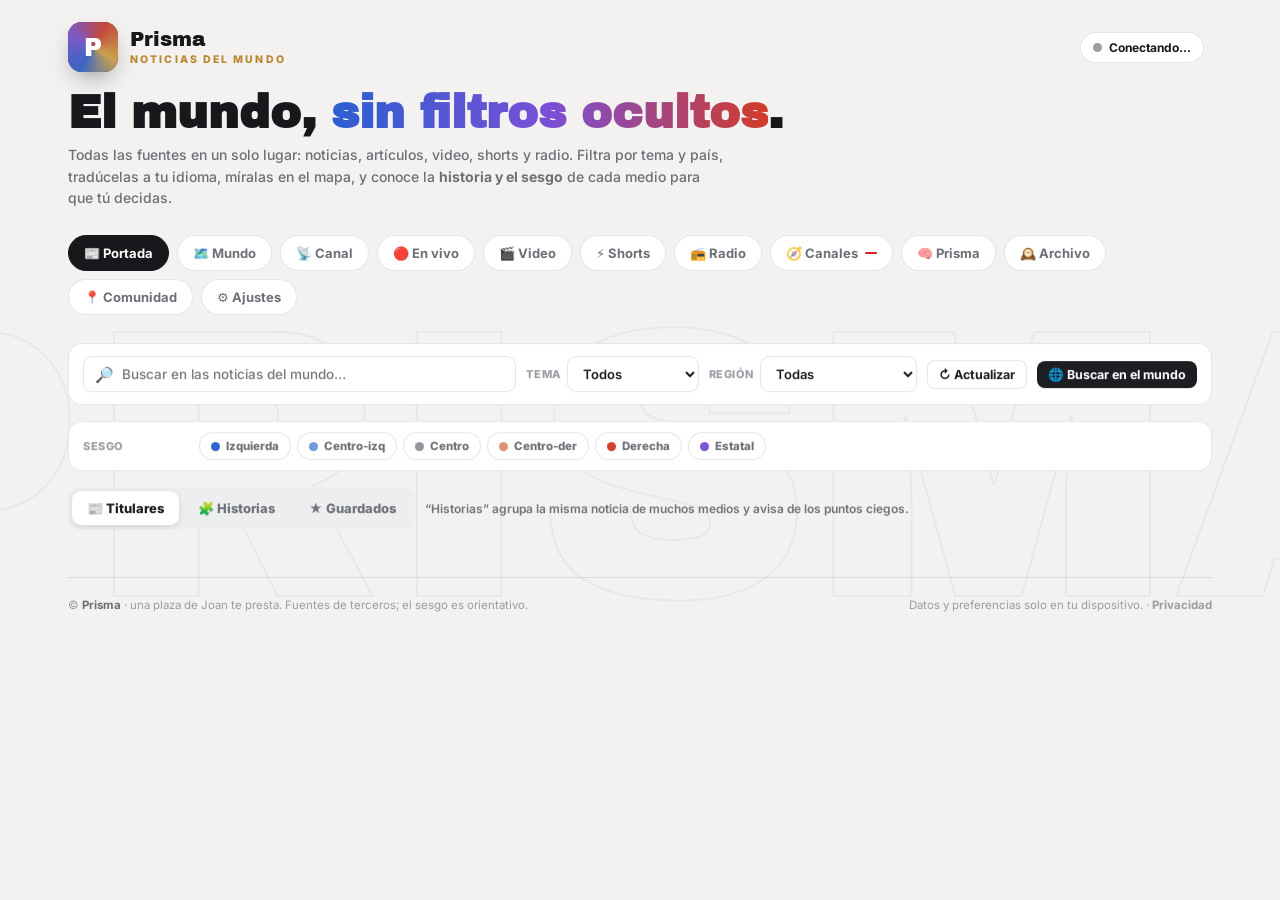
<file: index.html>
<!DOCTYPE html>
<html lang="es-CO">
<head>
<meta charset="UTF-8">
<meta name="viewport" content="width=device-width, initial-scale=1.0">
<meta http-equiv="refresh" content="0; url=noticias.html">
<link rel="canonical" href="noticias.html">
<title>Prisma · Noticias del mundo</title>
</head>
<body style="font-family:system-ui,sans-serif;background:#17181c;color:#fff;display:grid;place-items:center;height:100vh;margin:0">
<p>Abriendo <a href="noticias.html" style="color:#d9a83e">Prisma · Noticias del mundo</a>…</p>
</body>
</html>
</file>
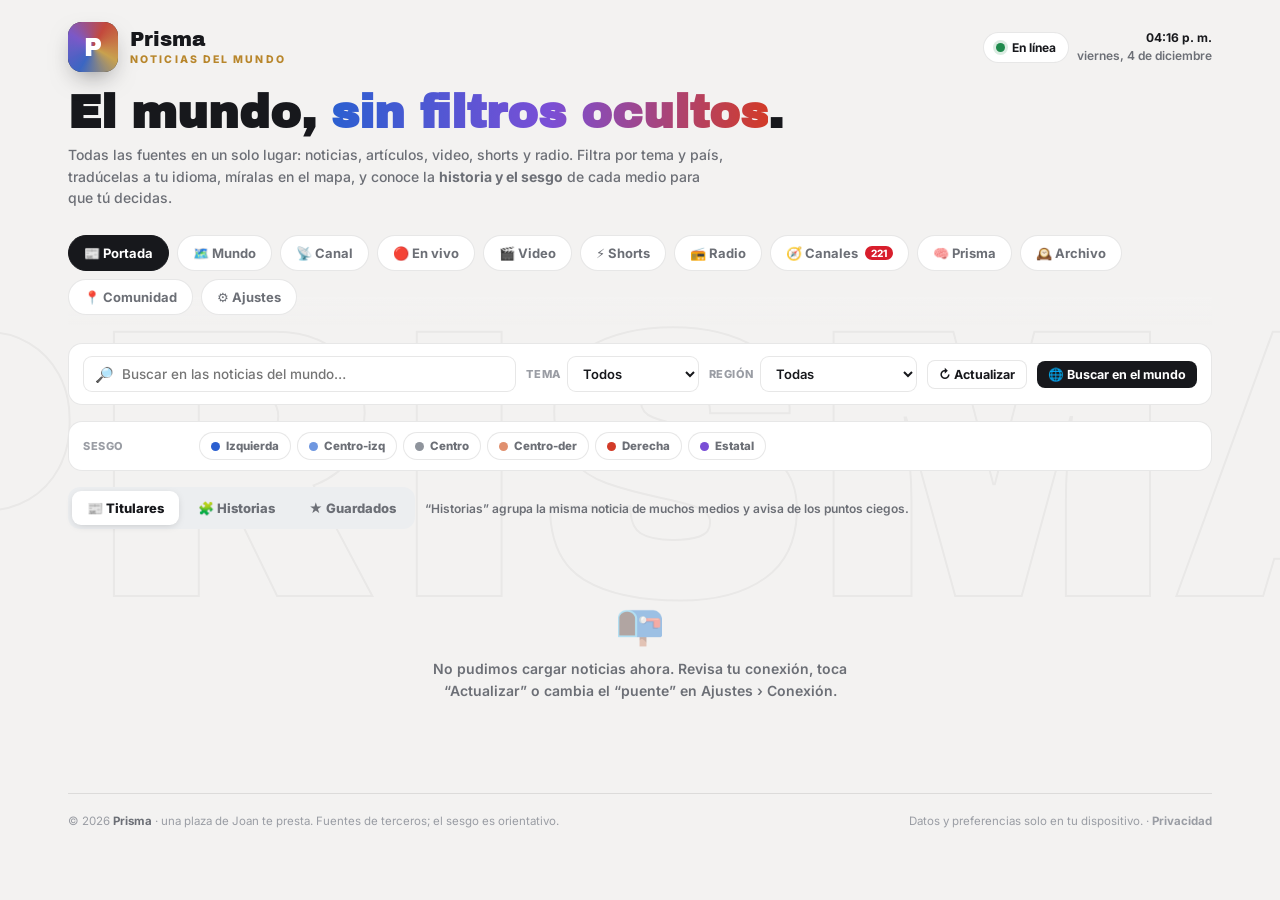
<file: noticias.html>
<!DOCTYPE html>
<html lang="es-CO">
<head>
<meta charset="UTF-8">
<meta name="viewport" content="width=device-width, initial-scale=1.0, viewport-fit=cover">
<title>Prisma · Noticias del mundo</title>
<meta name="description" content="Todas las fuentes del mundo en un solo lugar: filtradas, traducidas, en el mapa, y con la historia y el sesgo de cada medio a la vista.">
<meta name="theme-color" content="#17181c">
<meta name="apple-mobile-web-app-capable" content="yes">
<meta name="mobile-web-app-capable" content="yes">
<meta name="apple-mobile-web-app-status-bar-style" content="black-translucent">
<meta name="apple-mobile-web-app-title" content="Prisma">
<link rel="icon" type="image/png" href="[data-uri]">
<link rel="apple-touch-icon" href="[data-uri]">
<link rel="manifest" href="manifest.webmanifest">
<link rel="preconnect" href="https://fonts.googleapis.com">
<link rel="preconnect" href="https://fonts.gstatic.com" crossorigin>
<link rel="stylesheet" href="https://fonts.googleapis.com/css2?family=Archivo+Black&family=Inter:wght@400..900&family=JetBrains+Mono:wght@500..700&display=swap" media="print" onload="this.media='all'">
<noscript><link rel="stylesheet" href="https://fonts.googleapis.com/css2?family=Archivo+Black&family=Inter:wght@400..900&family=JetBrains+Mono:wght@500..700&display=swap"></noscript>
<link rel="stylesheet" href="estilos.css">
</head>
<body>
<div class="wrap">

  <header>
    <div class="brand">
      <div class="seal"><span>P</span></div>
      <div class="bt"><div class="l1">Prisma</div><div class="l2">Noticias del mundo</div></div>
    </div>
    <div class="hstatus">
      <span class="chip-net" id="netchip"><span class="led"></span><span id="nettxt">Conectando…</span></span>
      <div class="clock" id="clock"></div>
    </div>
  </header>

  <!-- ticker de ultima hora -->
  <div class="ticker" id="ticker" style="display:none">
    <div class="lbl"><span class="dotlive"></span>Última hora</div>
    <div class="track"><div class="move" id="tickmove"></div></div>
  </div>

  <div class="hero">
    <h1 class="display">El mundo, <span class="g">sin filtros ocultos</span>.</h1>
    <p>Todas las fuentes en un solo lugar: noticias, artículos, video, shorts y radio. Filtra por tema y país, tradúcelas a tu idioma, míralas en el mapa, y conoce la <b>historia y el sesgo</b> de cada medio para que tú decidas.</p>
  </div>

  <!-- pestañas -->
  <div class="tabs" id="tabs">
    <button class="tab on" data-v="portada">📰 Portada</button>
    <button class="tab" data-v="mundo">🗺️ Mundo</button>
    <button class="tab" data-v="canal">📡 Canal</button>
    <button class="tab" data-v="envivo">🔴 En vivo</button>
    <button class="tab" data-v="video">🎬 Video</button>
    <button class="tab" data-v="shorts">⚡ Shorts</button>
    <button class="tab" data-v="radio">📻 Radio</button>
    <button class="tab" data-v="canales">🧭 Canales <span class="b" id="chanCount"></span></button>
    <button class="tab" data-v="prisma">🧠 Prisma</button>
    <button class="tab" data-v="archivo">🕰️ Archivo</button>
    <button class="tab" data-v="comunidad">📍 Comunidad</button>
    <button class="tab" data-v="ajustes">⚙️ Ajustes</button>
  </div>

  <!-- ===================== PORTADA ===================== -->
  <section class="view on" id="v-portada">
    <div class="filters">
      <div class="search">
        <span class="ic">🔎</span>
        <input id="q" type="search" placeholder="Buscar en las noticias del mundo…" autocomplete="off">
      </div>
      <div class="fgroup"><span>Tema</span>
        <select class="sel" id="fCat">
          <option value="todas">Todos</option>
          <option value="mundo">🌍 Mundo</option>
          <option value="politica">🏛️ Política</option>
          <option value="economia">💹 Economía</option>
          <option value="tecnologia">💻 Tecnología</option>
          <option value="ciencia">🔬 Ciencia</option>
          <option value="deportes">⚽ Deportes</option>
          <option value="cultura">🎭 Cultura</option>
        </select>
      </div>
      <div class="fgroup"><span>Región</span>
        <select class="sel" id="fReg">
          <option value="todas">Todas</option>
          <option value="Colombia">🇨🇴 Colombia</option>
          <option value="Latinoamérica">Latinoamérica</option>
          <option value="España">🇪🇸 España</option>
          <option value="EE.UU.">🇺🇸 EE.UU.</option>
          <option value="Reino Unido">🇬🇧 Reino Unido</option>
          <option value="Europa">Europa</option>
          <option value="Medio Oriente">Medio Oriente</option>
          <option value="Asia">Asia</option>
          <option value="Oceanía">Oceanía</option>
          <option value="África">África</option>
          <option value="Global">Agencias globales</option>
        </select>
      </div>
      <button class="btn btn-ghost btn-sm" id="btnRefresh">↻ Actualizar</button>
      <button class="btn btn-negro btn-sm" id="btnWorld" title="Busca en millones de medios del mundo (GDELT)">🌐 Buscar en el mundo</button>
    </div>

    <div class="filters" style="padding:10px 14px">
      <span style="font-size:11px;font-weight:800;text-transform:uppercase;letter-spacing:.05em;color:var(--gris-claro)">Sesgo</span>
      <div class="biaschips" id="biasChips">
        <button class="bchip on" data-b="all">Todos</button>
        <button class="bchip" data-b="izq"><span class="dot" style="background:var(--izq)"></span>Izquierda</button>
        <button class="bchip" data-b="ci"><span class="dot" style="background:var(--ci)"></span>Centro-izq</button>
        <button class="bchip" data-b="centro"><span class="dot" style="background:var(--centro)"></span>Centro</button>
        <button class="bchip" data-b="cd"><span class="dot" style="background:var(--cd)"></span>Centro-der</button>
        <button class="bchip" data-b="der"><span class="dot" style="background:var(--der)"></span>Derecha</button>
        <button class="bchip" data-b="estatal"><span class="dot" style="background:var(--estatal)"></span>Estatal</button>
      </div>
    </div>

    <div style="display:flex;gap:10px;align-items:center;flex-wrap:wrap;margin-bottom:14px">
      <div class="seg" id="viewSeg" style="margin-bottom:0">
        <button class="segbtn on" data-view="titulares">📰 Titulares</button>
        <button class="segbtn" data-view="historias">🧩 Historias</button>
        <button class="segbtn" data-view="guardados">★ Guardados</button>
      </div>
      <span style="font-size:12px;color:var(--gris);font-weight:600" id="viewHint">“Historias” agrupa la misma noticia de muchos medios y avisa de los puntos ciegos.</span>
    </div>
    <div class="feedgrid" id="feed"></div>
    <div class="loadmore" id="loadmore" style="display:none">
      <button class="btn btn-negro" id="btnMore">Ver más noticias</button>
    </div>
  </section>

  <!-- ===================== MUNDO ===================== -->
  <section class="view" id="v-mundo">
    <div class="mapwrap">
      <div id="map"><div class="mapfallback">Cargando el mapa del mundo…</div></div>
      <div class="map-leg">
        <span class="it"><b style="color:var(--negro)">Dónde está pasando</b></span>
        <span class="it"><span class="d" style="background:var(--izq)"></span>Izquierda</span>
        <span class="it"><span class="d" style="background:var(--centro)"></span>Centro</span>
        <span class="it"><span class="d" style="background:var(--der)"></span>Derecha</span>
        <span class="it"><span class="d" style="background:var(--estatal)"></span>Estatal</span>
        <span class="it" style="margin-left:auto">El tamaño del punto = número de noticias · toca un punto para ver los titulares.</span>
      </div>
    </div>
  </section>

  <!-- ===================== CANAL (reportero automático) ===================== -->
  <section class="view" id="v-canal">
    <div class="canal-wrap">
      <div class="canal-tele">
        <div class="canal-video" id="canalVideo">
          <div class="canal-apagado" id="canalApagado">
            <div class="ic">📡</div>
            <p>El canal lee en voz alta las noticias que más medios están cubriendo ahora mismo.<br>
               <b>Nadie elige por ti:</b> abre la historia con más fuentes independientes, y se ve por qué.</p>
            <button class="btn btn-negro" id="btnCanalOn">▶ Entrar al canal</button>
            <div class="canal-nota">El navegador exige que toques para permitir el sonido.</div>
          </div>
        </div>
        <div class="canal-aviso" id="canalAviso" hidden></div>
      </div>

      <div class="canal-guion">
        <div class="canal-vivo"><span class="lv-dot"></span> EN EL AIRE <span class="canal-reloj" id="canalReloj"></span></div>
        <div id="canalLineas" class="canal-lineas"></div>
        <div class="canal-mandos" id="canalMandos" hidden>
          <button class="btn btn-ghost btn-sm" id="btnCanalPausa">⏸ Pausar</button>
          <button class="btn btn-ghost btn-sm" id="btnCanalSalta">⏭ Siguiente historia</button>
          <div class="fgroup" style="margin-left:auto"><span>Voz</span>
            <select class="sel" id="canalVoz"></select>
          </div>
          <button class="btn btn-ghost btn-sm" id="btnCanalVoces">¿Voz robótica?</button>
        </div>
      </div>
    </div>

    <div class="canal-porque" id="canalPorque" hidden></div>

    <div class="canal-pie">
      <b>Cómo se elige lo que suena, sin que intervenga nadie.</b>
      El canal agrupa los titulares que hablan del mismo hecho y los ordena por
      <b>cuántos medios independientes lo cubren</b>, de cuántos países y de cuántas posiciones del espectro,
      dando más peso a lo más reciente. Con los mismos titulares, el resultado siempre es el mismo.
      <b>El reportero no redacta: cita.</b> Lo que oyes entre comillas es el titular literal del medio, sin reescribir,
      y detrás va siempre quién lo publicó y cómo está clasificado. Prisma no añade hechos.
    </div>
  </section>

  <!-- ===================== EN VIVO ===================== -->
  <section class="view" id="v-envivo">
    <div class="filters">
      <div class="fgroup"><span>Idioma</span>
        <select class="sel" id="fLiveLang">
          <option value="">Todos</option>
          <option value="es">🗣️ Español</option>
          <option value="en">Inglés</option>
          <option value="otros">Otros idiomas</option>
        </select>
      </div>
      <span style="font-size:12px;color:var(--gris);font-weight:600">Canales de noticias que emiten sin parar. Toca uno y se abre aquí mismo.</span>
    </div>
    <div class="livegrid" id="livelist"></div>
    <div style="margin-top:16px;font-size:11.5px;color:var(--gris);font-weight:600;line-height:1.5">
      Cada tarjeta lleva el <b>sesgo del medio que emite</b>, igual que en la Portada: ver televisión también es elegir quién te la cuenta.
      Los días al aire son los que lleva esa señal encendida sin cortarse — es la prueba de que es un canal continuo y no una transmisión suelta.
      Si un canal para su emisión, el reproductor lo dirá.
    </div>
  </section>

  <!-- ===================== VIDEO ===================== -->
  <section class="view" id="v-video">
    <div class="filters">
      <div class="fgroup"><span>Canal</span>
        <select class="sel" id="fVideo"></select>
      </div>
      <button class="btn btn-ghost btn-sm" id="btnVideoAll">🎬 Todos los canales</button>
      <span style="font-size:12px;color:var(--gris);font-weight:600">Video en vivo y bajo demanda de canales de noticias.</span>
    </div>
    <div class="vgrid" id="videos"></div>
  </section>

  <!-- ===================== SHORTS ===================== -->
  <section class="view" id="v-shorts">
    <div style="margin-bottom:12px;font-size:13px;color:var(--gris);font-weight:600">Noticias en 60 segundos. Desliza →</div>
    <div class="shortsrail" id="shorts"></div>
    <div class="vgrid" id="shortsGrid" style="margin-top:18px"></div>
  </section>

  <!-- ===================== RADIO ===================== -->
  <section class="view" id="v-radio">
    <div class="filters">
      <div class="fgroup"><span>País</span>
        <select class="sel" id="fRadioPais">
          <option value="">Todo el mundo</option>
          <option value="Colombia">🇨🇴 Colombia</option>
          <option value="Spain">🇪🇸 España</option>
          <option value="Mexico">🇲🇽 México</option>
          <option value="Argentina">🇦🇷 Argentina</option>
          <option value="The United States Of America">🇺🇸 EE.UU.</option>
          <option value="United Kingdom">🇬🇧 Reino Unido</option>
        </select>
      </div>
      <div class="search" style="max-width:320px">
        <span class="ic">🔎</span>
        <input id="qRadio" type="search" placeholder="Buscar emisora (ej. Caracol, BBC)…" autocomplete="off">
      </div>
      <button class="btn btn-ghost btn-sm" id="btnRadioReload">↻ Buscar emisoras</button>
    </div>
    <div class="radiolist" id="radiolist"></div>
  </section>

  <!-- ===================== CANALES ===================== -->
  <section class="view" id="v-canales">
    <div class="note" style="margin-bottom:16px">
      <b>Cómo leer el sesgo.</b> La posición izquierda–derecha y la credibilidad de cada medio provienen de clasificadores independientes
      (<b>AllSides</b>, <b>Media Bias/Fact Check</b>, <b>Ad Fontes Media</b>), no de un juicio de Prisma. Son orientativas: un medio puede tener
      noticias más neutrales que su página de opinión. La idea es que <b>tú</b> compares y decidas.
      <br><br>
      <b>Sigue el dinero.</b> En cada canal, abre <b>“¿Quién está detrás?”</b> para ver quién lo <b>posee</b>, a qué <b>grupo económico</b> pertenece
      (y qué otros negocios tiene), <b>cómo se financia</b> y los <b>posibles conflictos de interés</b> — porque quién paga y quién manda
      también influye en cómo se cuenta la noticia. Esos datos vienen de fuentes públicas (Media Ownership Monitor, MBFC, prensa) y son informativos.
    </div>
    <div class="filters">
      <div class="search">
        <span class="ic">🔎</span>
        <input id="qChan" type="search" placeholder="Buscar un canal…" autocomplete="off">
      </div>
      <div class="fgroup"><span>Sesgo</span>
        <select class="sel" id="fChanBias">
          <option value="all">Todos</option>
          <option value="izq">Izquierda</option>
          <option value="ci">Centro-izquierda</option>
          <option value="centro">Centro</option>
          <option value="cd">Centro-derecha</option>
          <option value="der">Derecha</option>
          <option value="estatal">Estatal</option>
        </select>
      </div>
      <div class="fgroup"><span>Orden</span>
        <select class="sel" id="fChanSort">
          <option value="bias">Por sesgo (izq → der)</option>
          <option value="name">Alfabético</option>
          <option value="country">Por país</option>
          <option value="duenopais">Por país del dueño</option>
          <option value="year">Más antiguos primero</option>
        </select>
      </div>
    </div>
    <div class="changrid" id="channels"></div>
  </section>

  <!-- ===================== PRISMA (contenido propio) ===================== -->
  <section class="view" id="v-prisma">
    <div class="seg" id="prismaSeg">
      <button class="segbtn on" data-s="resumen">📋 Resumen del día</button>
      <button class="segbtn" data-s="voces">🔀 El mismo hecho, muchas voces</button>
      <button class="segbtn" data-s="agenda">📅 Eventos que conectan</button>
    </div>

    <!-- Resumen del día (IA) -->
    <div class="seg-view on" id="s-resumen">
      <div class="note" style="margin-bottom:14px">
        <b>Resumen neutral del día.</b> Prisma lee los titulares de todos sus medios (de izquierda, centro y derecha) y, con IA, redacta un resumen <b>neutral y preciso</b> de lo que pasa en el mundo. Se basa <b>solo</b> en esos titulares reales; es un apoyo, no la verdad absoluta — verifica en las fuentes.
      </div>
      <div style="display:flex;gap:8px;flex-wrap:wrap;align-items:center;margin-bottom:14px">
        <button class="btn btn-negro" id="btnResumen">✨ Generar resumen neutral</button>
        <span style="font-size:12px;color:var(--gris);font-weight:600">Usa tu clave de IA (Ajustes). Tarda unos segundos.</span>
      </div>
      <div id="resumenOut"></div>
    </div>

    <!-- El mismo hecho, muchas voces -->
    <div class="seg-view" id="s-voces">
      <div class="note" style="margin-bottom:14px">
        <b>El mismo hecho, muchas voces.</b> Escribe un tema y Prisma reúne cómo lo cuentan los medios de <b>izquierda, centro y derecha</b>, lado a lado. Con IA, además resume los <b>hechos en común</b>, cómo lo <b>enmarca cada lado</b> y una <b>síntesis neutral</b>.
      </div>
      <div class="filters" style="margin-bottom:14px">
        <div class="search"><span class="ic">🔎</span><input id="vocesQ" type="search" placeholder="Un tema: Petro, Ucrania, inflación, elecciones…" autocomplete="off"></div>
        <button class="btn btn-negro btn-sm" id="btnVoces">Ver el espectro</button>
        <button class="btn btn-ghost btn-sm" id="btnVocesIA">🧠 Analizar con IA</button>
      </div>
      <div id="vocesSpectrum"></div>
      <div id="vocesOut"></div>
    </div>

    <!-- Eventos que conectan -->
    <div class="seg-view" id="s-agenda">
      <div class="note" style="margin-bottom:14px">
        <b>Eventos que conectan.</b> Prisma añade su propia agenda de <b>próximos eventos de tecnología, IA, startups y encuentros</b> (con fecha verificada) para que no te pierdas dónde está pasando y a dónde conectarte —presencial o en línea.
      </div>
      <div class="filters" style="margin-bottom:14px">
        <div class="fgroup"><span>Tipo</span>
          <select class="sel" id="agendaTipo">
            <option value="todos">Todos</option>
            <option value="tech">💻 Tecnología</option>
            <option value="ia">🤖 IA</option>
            <option value="startup">🚀 Startups</option>
            <option value="gaming">🎮 Gaming</option>
            <option value="summit">🌐 Cumbres</option>
            <option value="networking">🤝 Networking</option>
            <option value="ciencia">🔬 Ciencia</option>
            <option value="cultura">🎭 Cultura</option>
          </select>
        </div>
        <label style="display:flex;align-items:center;gap:7px;font-size:12.5px;font-weight:700;color:var(--gris)"><input type="checkbox" id="agendaOnline" style="accent-color:var(--negro)"> Solo con acceso en línea</label>
      </div>
      <div class="agendagrid" id="agendaGrid"></div>
    </div>
  </section>

  <!-- ===================== ARCHIVO (histórico) ===================== -->
  <section class="view" id="v-archivo">
    <div class="seg" id="archivoSeg">
      <button class="segbtn on" data-s="hemeroteca">📰 Hemeroteca</button>
      <button class="segbtn" data-s="docs">📼 Documentales</button>
      <button class="segbtn" data-s="undia">⏳ Un día como hoy</button>
    </div>

    <!-- Hemeroteca: noticias antiguas -->
    <div class="seg-view on" id="s-hemeroteca">
      <div class="note" style="margin-bottom:14px">
        <b>Noticias de otras épocas.</b> Busca un tema y Prisma lo rastrea en el <b>archivo de televisión</b> (miles de emisiones reales de CNN, BBC, DW… desde 2009) y en la prensa histórica. Puedes <b>ver los clips</b> tal como se emitieron.
      </div>
      <div class="filters" style="margin-bottom:14px">
        <div class="search"><span class="ic">🔎</span><input id="hemQ" type="search" placeholder="Un tema histórico: muro de Berlín, 11-S, elecciones…" autocomplete="off"></div>
        <div class="fgroup"><span>Año</span>
          <select class="sel" id="hemYear"><option value="">Cualquiera</option></select>
        </div>
        <button class="btn btn-negro btn-sm" id="btnHem">Buscar en la historia</button>
      </div>
      <div id="hemOut"></div>
    </div>

    <!-- Documentales -->
    <div class="seg-view" id="s-docs">
      <div class="note" style="margin-bottom:14px">
        <b>Documentales difíciles de encontrar.</b> Una selección curada de grandes documentales históricos (de dominio público) que puedes ver aquí mismo, y una búsqueda en archivos de confianza (Prelinger, NASA, archivos nacionales). <b>Prisma cura esta lista;</b> los resultados de búsqueda son archivos de terceros.
      </div>
      <div class="filters" style="margin-bottom:14px">
        <div class="search"><span class="ic">🔎</span><input id="docQ" type="search" placeholder="Busca en archivos históricos: espacio, guerra fría, ciencia…" autocomplete="off"></div>
        <button class="btn btn-negro btn-sm" id="btnDoc">Buscar</button>
        <button class="btn btn-ghost btn-sm" id="btnDocFeat">★ Destacados</button>
      </div>
      <div id="docTitulo" style="font-weight:800;font-size:14px;margin:4px 0 12px">★ Documentales destacados</div>
      <div class="vgrid" id="docGrid"></div>
    </div>

    <!-- Un día como hoy (Wayback) -->
    <div class="seg-view" id="s-undia">
      <div class="note" style="margin-bottom:14px">
        <b>¿Cómo se informaba ese día?</b> Elige una fecha y un periódico y Prisma abre su <b>portada archivada</b> tal como estaba, gracias a la Wayback Machine (Internet Archive). Ideal para revivir un día histórico.
      </div>
      <div class="filters" style="margin-bottom:14px">
        <div class="fgroup"><span>Fecha</span><input class="sel" id="wbDate" type="date"></div>
        <div class="fgroup"><span>Periódico</span><select class="sel" id="wbSrc"></select></div>
        <button class="btn btn-negro btn-sm" id="btnWb">Ver la portada de ese día</button>
      </div>
      <div class="ev-chips" style="margin-bottom:14px" id="wbPresets"></div>
      <div id="wbOut"></div>
    </div>
  </section>

  <!-- ===================== COMUNIDAD (local + verificación) ===================== -->
  <section class="view" id="v-comunidad">
    <div class="seg" id="comunidadSeg">
      <button class="segbtn on" data-s="local">🏘️ Mi pueblo</button>
      <button class="segbtn" data-s="desmentidos">🔍 Desmentidos</button>
      <button class="segbtn" data-s="reportar">✍️ Reportar</button>
    </div>

    <!-- Mi pueblo: noticias hiperlocales -->
    <div class="seg-view on" id="c-local">
      <div class="note" style="margin-bottom:14px">
        <b>Noticias de tu pueblo.</b> Escribe tu municipio o vereda y Prisma busca lo que se dice de él en medios regionales y locales — hasta los pueblos más pequeños. Tu lugar se guarda en el dispositivo.
      </div>
      <div class="filters" style="margin-bottom:14px">
        <div class="search"><span class="ic">📍</span><input id="localQ" type="search" placeholder="Tu municipio: Sincelejo, Quibdó, La Ceja, Aguadas…" autocomplete="off"></div>
        <button class="btn btn-negro btn-sm" id="btnLocal">Ver mi pueblo</button>
      </div>
      <div class="ev-chips" id="localChips" style="margin-bottom:14px"></div>
      <div id="localOut"></div>
    </div>

    <!-- Desmentidos: fact-checks -->
    <div class="seg-view" id="c-desmentidos">
      <div class="note" style="margin-bottom:14px">
        <b>Aclarar y desmentir bulos.</b> Aquí se reúnen los chequeos de <b>verificadores profesionales</b> (Colombiacheck, Maldita, Chequeado, AFP Factual, Snopes…). ¿Te llegó algo por WhatsApp? Búscalo antes de reenviarlo.
      </div>
      <div class="filters" style="margin-bottom:14px">
        <div class="search"><span class="ic">🔎</span><input id="fcQ" type="search" placeholder="¿Es verdad que…? Pega el bulo o unas palabras clave" autocomplete="off"></div>
        <button class="btn btn-negro btn-sm" id="btnFc">Buscar chequeos</button>
        <button class="btn btn-ghost btn-sm" id="btnFcRecent">Últimos desmentidos</button>
      </div>
      <div id="fcOut"></div>
    </div>

    <!-- Reportar: periodismo ciudadano + verificación -->
    <div class="seg-view" id="c-reportar">
      <div class="note" style="margin-bottom:14px">
        <b>Reporta lo que ves.</b> Cualquiera puede escribir una noticia de su barrio o pueblo. Prisma la marca como <b>“sin verificar”</b> y le hace una <b>revisión con IA</b> que la compara con las noticias reales, señala lo que se puede comprobar y las alertas. La IA <b>no confirma hechos</b>: te ayuda a verificar. Todo se guarda en tu dispositivo.
      </div>
      <div class="card">
        <div class="row" style="border:none;padding:0 0 10px;display:block">
          <input class="txin" id="repTitle" type="text" placeholder="Titular: ¿qué pasó?" style="margin-bottom:8px;font-family:'Inter'">
          <textarea class="txin" id="repBody" rows="4" placeholder="Cuéntalo con detalle: qué, quién, cuándo, dónde. Sé factual; evita acusar a personas sin pruebas." style="font-family:'Inter';resize:vertical"></textarea>
          <div style="display:flex;gap:8px;flex-wrap:wrap;margin-top:8px">
            <input class="txin" id="repPlace" type="text" placeholder="📍 Lugar (municipio)" style="flex:1;min-width:150px;font-family:'Inter'">
            <input class="txin" id="repLink" type="url" placeholder="🔗 Enlace o fuente (opcional)" style="flex:2;min-width:180px;font-family:'JetBrains Mono';font-size:12px">
          </div>
        </div>
        <div class="row" style="border:none;padding-top:6px">
          <div class="desc">La revisión con IA usa tu clave (Ajustes). Sin clave puedes guardar el reporte, pero no se revisa.</div>
          <button class="btn btn-negro btn-sm" id="btnReport">🔎 Enviar a verificación</button>
        </div>
      </div>
      <div id="repOut"></div>
      <div class="arch-h" id="repListH" style="display:none">📋 Mis reportes</div>
      <div id="repList"></div>
    </div>
  </section>

  <!-- ===================== AJUSTES ===================== -->
  <section class="view" id="v-ajustes">
    <div class="card">
      <h3>🌐 Idioma y traducción</h3>
      <div class="sub">Prisma trae noticias de todo el mundo. Elige a qué idioma traducir cuando toques “Traducir”.</div>
      <div class="row">
        <div><div class="lab">Traducir a</div><div class="desc">Idioma destino de los botones “Traducir”.</div></div>
        <select class="sel" id="setLang">
          <option value="es">Español</option><option value="en">Inglés</option><option value="pt">Portugués</option>
          <option value="fr">Francés</option><option value="de">Alemán</option><option value="it">Italiano</option>
        </select>
      </div>
      <div class="row">
        <div><div class="lab">Traducir automáticamente los titulares extranjeros</div><div class="desc">Traduce solo lo que no esté en tu idioma. Puede tardar un poco más al cargar.</div></div>
        <div class="sw" id="setAuto"></div>
      </div>
    </div>

    <div class="card">
      <h3>🤖 Traducción y resúmenes con IA <span style="font-size:11px;font-weight:700;color:var(--gris);background:var(--hueso);padding:3px 8px;border-radius:6px">opcional</span></h3>
      <div class="sub">Con tu propia clave de Anthropic, Prisma traduce con más calidad y puede resumir una noticia en 3 líneas neutrales. La clave se guarda <b>solo en este dispositivo</b>, nunca dentro del archivo.</div>
      <input class="txin" id="setKey" type="password" placeholder="sk-ant-... (opcional)" autocomplete="off">
      <div class="row" style="border:none;padding-top:12px">
        <div class="desc">Consíguela en console.anthropic.com. Si la dejas vacía, Prisma usa traductores gratuitos.</div>
        <button class="btn btn-negro btn-sm" id="btnSaveKey">Guardar clave</button>
      </div>
    </div>

    <div class="card">
      <h3>🔌 Conexión a las fuentes</h3>
      <div class="sub">Los medios bloquean la lectura directa desde el navegador (CORS). Prisma usa un “puente” público para leer los RSS. Si uno falla, prueba otro.</div>
      <div class="row">
        <div><div class="lab">Puente (proxy) de lectura</div><div class="desc">“Automático” prueba varios en orden hasta que uno funcione.</div></div>
        <select class="sel" id="setProxy">
          <option value="auto">Automático (recomendado)</option>
          <option value="corsproxy">CorsProxy</option>
          <option value="allorigins">AllOrigins</option>
          <option value="codetabs">CodeTabs</option>
          <option value="corseu">cors.eu.org</option>
          <option value="direct">Sin puente (directo)</option>
        </select>
      </div>
      <div class="row" style="display:block">
        <div class="lab">🛡️ Tu puente propio (Cloudflare Worker) — máxima fiabilidad</div>
        <div class="desc" style="margin:4px 0 8px">Con tu propio puente, Prisma NUNCA depende de servicios públicos que se saturan. Es gratis (100.000 lecturas/día). Sigue el archivo <b>DESPLEGAR-PUENTE.txt</b> (5 min) y pega aquí la URL de tu worker.</div>
        <div style="display:flex;gap:8px;flex-wrap:wrap">
          <input class="txin" id="setWorker" type="url" placeholder="https://prisma-puente.tu-usuario.workers.dev/" style="flex:1;min-width:220px">
          <button class="btn btn-negro btn-sm" id="btnSaveWorker">Guardar puente</button>
        </div>
      </div>
    </div>

    <div class="card">
      <h3>🗂️ Fuentes activas</h3>
      <div class="sub">Enciende o apaga los medios que ves en la Portada y el Mapa.</div>
      <div class="srcpick" id="srcpick"></div>
    </div>

    <div class="card">
      <h3>💾 Tus datos</h3>
      <div class="sub">Prisma guarda tus preferencias y guardados solo en este navegador. Nada se sube a ningún servidor.</div>
      <div class="row">
        <div><div class="lab">Respaldo</div><div class="desc">Exporta o restaura tus ajustes y noticias guardadas.</div></div>
        <div style="display:flex;gap:8px">
          <button class="btn btn-ghost btn-sm" id="btnExport">Exportar</button>
          <button class="btn btn-ghost btn-sm" id="btnImport">Importar</button>
          <button class="btn btn-ghost btn-sm" id="btnClear" style="color:var(--rojo)">Borrar</button>
        </div>
      </div>
    </div>

    <div class="note">
      <b>Prisma</b> no aloja ni copia el contenido: solo enlaza y muestra los titulares y extractos que cada medio publica en sus RSS, y abre el original en su sitio. Las clasificaciones de sesgo son de terceros. Hecho para <b>Joan te presta · Plaza</b>.
    </div>
  </section>

  <!-- barra de radio flotante -->
  <div class="radiobar" id="radiobar">
    <button class="pp" id="rbToggle">▶</button>
    <div class="meta">
      <div class="nm" id="rbName">—</div>
      <div class="st" id="rbState"><span class="eq"><i></i><i></i><i></i><i></i></span> En vivo</div>
    </div>
    <button class="btn btn-sm" id="rbStop" style="background:#3a3d44;color:#fff">✕</button>
  </div>

  <footer>
    <div>© <span id="yr"></span> <b>Prisma</b> · una plaza de Joan te presta. Fuentes de terceros; el sesgo es orientativo.</div>
    <div>Datos y preferencias solo en tu dispositivo. · <a href="privacidad.html" style="color:inherit;font-weight:700">Privacidad</a></div>
  </footer>

</div>

<!-- reproductor de video/short -->
<div class="modal" id="modal"><div class="box" id="modalBox"><button class="x" id="modalX">×</button><div id="modalInner"></div></div></div>
<audio id="audio" crossorigin="anonymous"></audio>
<div class="toast" id="toast"></div>

<script src="app.js"></script>
</body>
</html>
</file>
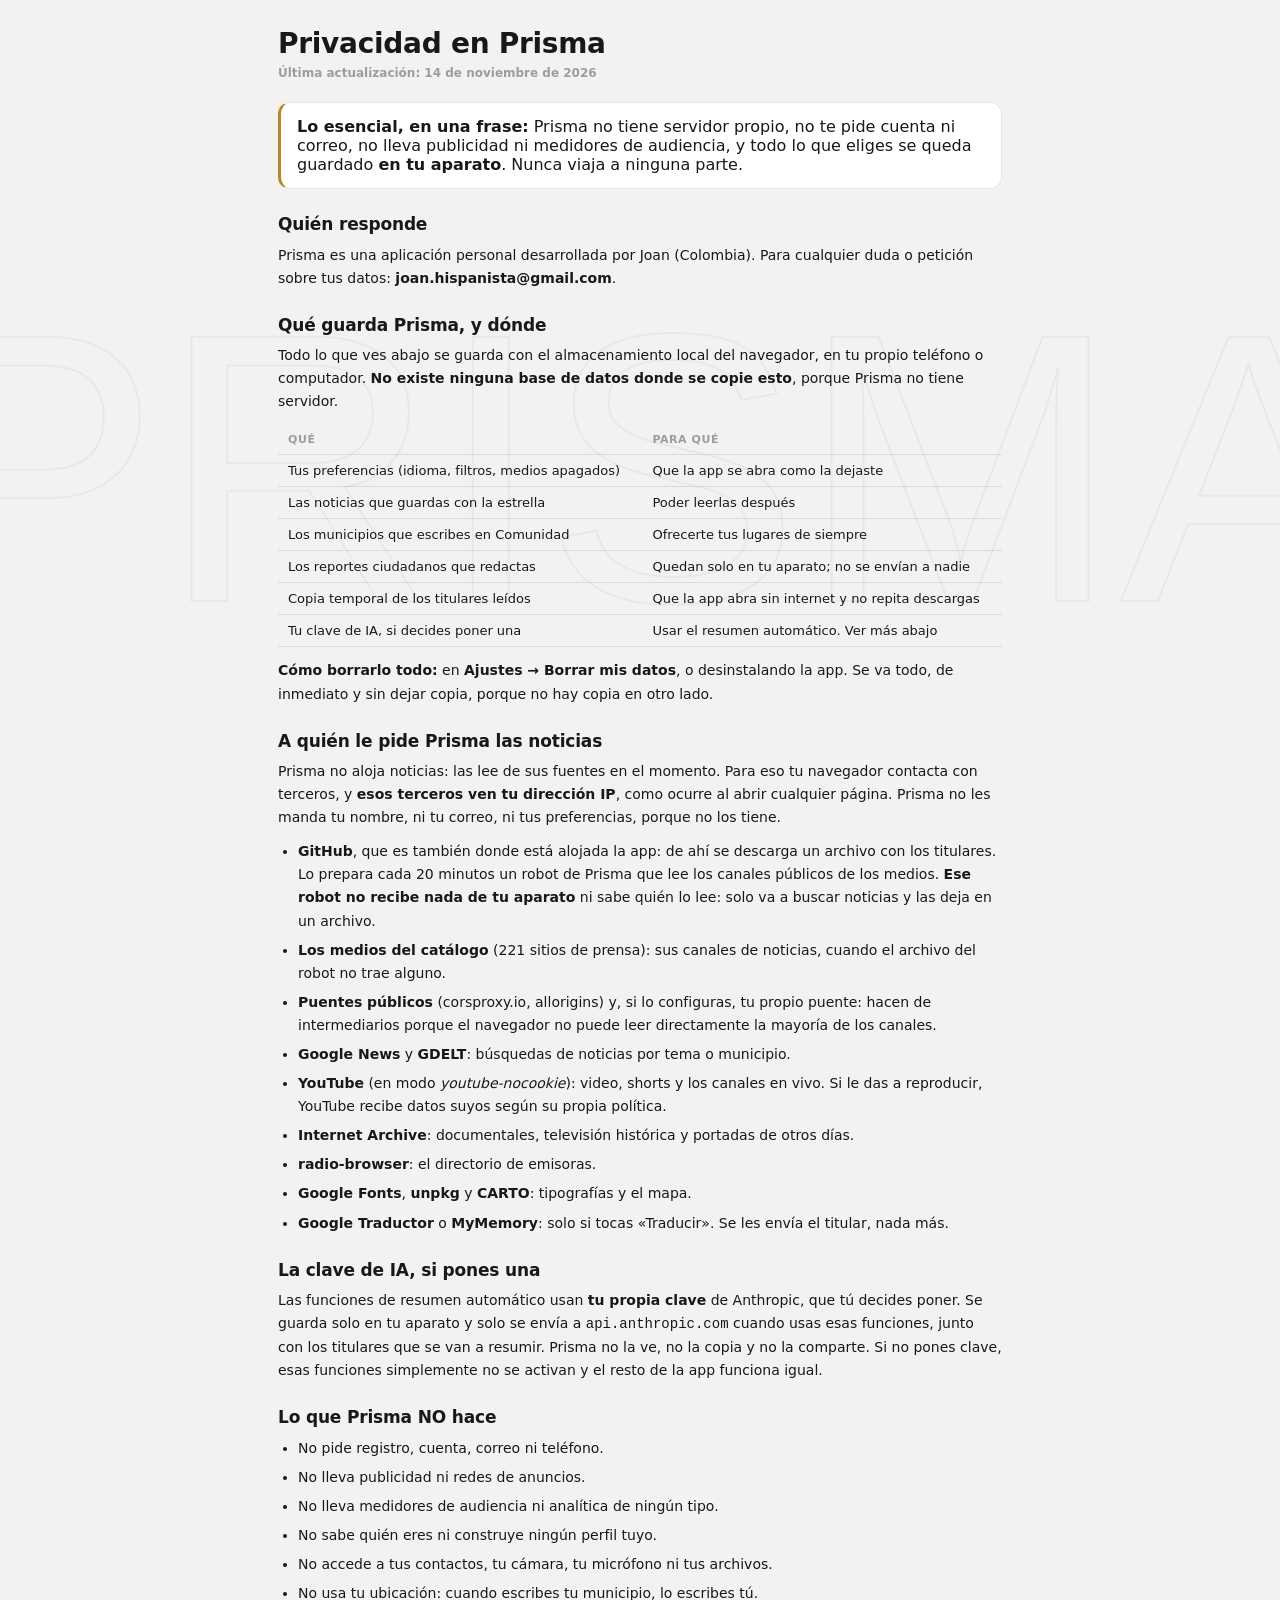
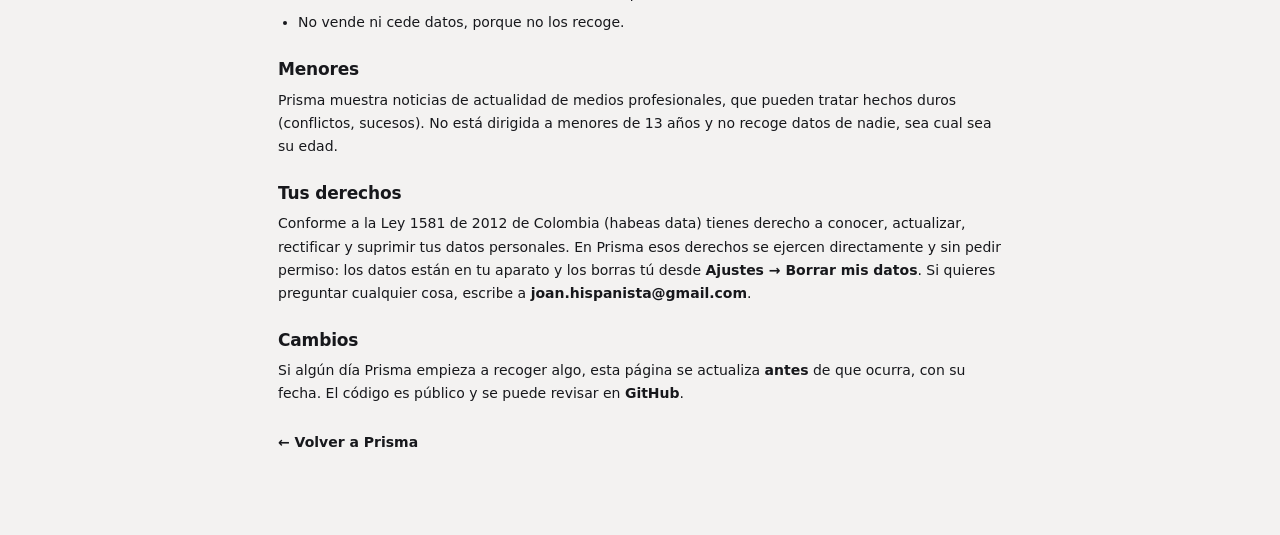
<file: privacidad.html>
<!DOCTYPE html>
<html lang="es-CO">
<head>
<meta charset="UTF-8">
<meta name="viewport" content="width=device-width, initial-scale=1.0">
<title>Privacidad · Prisma · Noticias del mundo</title>
<meta name="description" content="Qué guarda Prisma, dónde lo guarda y a quién le pide las noticias. En cristiano.">
<meta name="theme-color" content="#17181c">
<link rel="stylesheet" href="estilos.css">
<style>
  .doc{max-width:760px;margin:0 auto;padding:28px 18px 70px}
  .doc h1{font-size:28px;font-weight:900;line-height:1.15;margin-bottom:6px}
  .doc .fecha{font-size:12px;color:var(--gris-claro);font-weight:700;margin-bottom:22px}
  .doc h2{font-size:17px;font-weight:900;margin:26px 0 9px}
  .doc p,.doc li{font-size:14px;line-height:1.65;color:var(--negro)}
  .doc p{margin-bottom:11px}
  .doc ul{margin:0 0 12px 20px}
  .doc li{margin-bottom:6px}
  .doc .clave{background:#fff;border:1px solid var(--linea);border-left:3px solid var(--oro);border-radius:12px;padding:14px 16px;margin:16px 0}
  .doc a{color:var(--negro);font-weight:700}
  .doc table{width:100%;border-collapse:collapse;margin:12px 0;font-size:13px}
  .doc th,.doc td{text-align:left;padding:8px 10px;border-bottom:1px solid var(--linea);vertical-align:top}
  .doc th{font-size:11px;text-transform:uppercase;letter-spacing:.05em;color:var(--gris-claro)}
</style>
</head>
<body>
<div class="doc">

<h1>Privacidad en Prisma</h1>
<div class="fecha">Última actualización: 14 de noviembre de 2026</div>

<div class="clave">
  <b>Lo esencial, en una frase:</b> Prisma no tiene servidor propio, no te pide cuenta
  ni correo, no lleva publicidad ni medidores de audiencia, y todo lo que eliges
  se queda guardado <b>en tu aparato</b>. Nunca viaja a ninguna parte.
</div>

<h2>Quién responde</h2>
<p>Prisma es una aplicación personal desarrollada por Joan (Colombia). Para cualquier
duda o petición sobre tus datos: <a href="mailto:joan.hispanista@gmail.com">joan.hispanista@gmail.com</a>.</p>

<h2>Qué guarda Prisma, y dónde</h2>
<p>Todo lo que ves abajo se guarda con el almacenamiento local del navegador, en tu
propio teléfono o computador. <b>No existe ninguna base de datos donde se copie
esto</b>, porque Prisma no tiene servidor.</p>
<table>
  <tr><th>Qué</th><th>Para qué</th></tr>
  <tr><td>Tus preferencias (idioma, filtros, medios apagados)</td><td>Que la app se abra como la dejaste</td></tr>
  <tr><td>Las noticias que guardas con la estrella</td><td>Poder leerlas después</td></tr>
  <tr><td>Los municipios que escribes en Comunidad</td><td>Ofrecerte tus lugares de siempre</td></tr>
  <tr><td>Los reportes ciudadanos que redactas</td><td>Quedan solo en tu aparato; no se envían a nadie</td></tr>
  <tr><td>Copia temporal de los titulares leídos</td><td>Que la app abra sin internet y no repita descargas</td></tr>
  <tr><td>Tu clave de IA, si decides poner una</td><td>Usar el resumen automático. Ver más abajo</td></tr>
</table>
<p><b>Cómo borrarlo todo:</b> en <b>Ajustes → Borrar mis datos</b>, o desinstalando la app.
Se va todo, de inmediato y sin dejar copia, porque no hay copia en otro lado.</p>

<h2>A quién le pide Prisma las noticias</h2>
<p>Prisma no aloja noticias: las lee de sus fuentes en el momento. Para eso tu
navegador contacta con terceros, y <b>esos terceros ven tu dirección IP</b>, como
ocurre al abrir cualquier página. Prisma no les manda tu nombre, ni tu correo, ni
tus preferencias, porque no los tiene.</p>
<ul>
  <li><b>GitHub</b>, que es también donde está alojada la app: de ahí se descarga un
      archivo con los titulares. Lo prepara cada 20 minutos un robot de Prisma que lee
      los canales públicos de los medios. <b>Ese robot no recibe nada de tu aparato</b>
      ni sabe quién lo lee: solo va a buscar noticias y las deja en un archivo.</li>
  <li><b>Los medios del catálogo</b> (221 sitios de prensa): sus canales de noticias,
      cuando el archivo del robot no trae alguno.</li>
  <li><b>Puentes públicos</b> (corsproxy.io, allorigins) y, si lo configuras, tu propio
      puente: hacen de intermediarios porque el navegador no puede leer directamente
      la mayoría de los canales.</li>
  <li><b>Google News</b> y <b>GDELT</b>: búsquedas de noticias por tema o municipio.</li>
  <li><b>YouTube</b> (en modo <i>youtube-nocookie</i>): video, shorts y los canales en
      vivo. Si le das a reproducir, YouTube recibe datos suyos según su propia
      política.</li>
  <li><b>Internet Archive</b>: documentales, televisión histórica y portadas de otros días.</li>
  <li><b>radio-browser</b>: el directorio de emisoras.</li>
  <li><b>Google Fonts</b>, <b>unpkg</b> y <b>CARTO</b>: tipografías y el mapa.</li>
  <li><b>Google Traductor</b> o <b>MyMemory</b>: solo si tocas «Traducir». Se les envía el
      titular, nada más.</li>
</ul>

<h2>La clave de IA, si pones una</h2>
<p>Las funciones de resumen automático usan <b>tu propia clave</b> de Anthropic, que tú
decides poner. Se guarda solo en tu aparato y solo se envía a
<code>api.anthropic.com</code> cuando usas esas funciones, junto con los titulares que
se van a resumir. Prisma no la ve, no la copia y no la comparte. Si no pones
clave, esas funciones simplemente no se activan y el resto de la app funciona igual.</p>

<h2>Lo que Prisma NO hace</h2>
<ul>
  <li>No pide registro, cuenta, correo ni teléfono.</li>
  <li>No lleva publicidad ni redes de anuncios.</li>
  <li>No lleva medidores de audiencia ni analítica de ningún tipo.</li>
  <li>No sabe quién eres ni construye ningún perfil tuyo.</li>
  <li>No accede a tus contactos, tu cámara, tu micrófono ni tus archivos.</li>
  <li>No usa tu ubicación: cuando escribes tu municipio, lo escribes tú.</li>
  <li>No vende ni cede datos, porque no los recoge.</li>
</ul>

<h2>Menores</h2>
<p>Prisma muestra noticias de actualidad de medios profesionales, que pueden tratar
hechos duros (conflictos, sucesos). No está dirigida a menores de 13 años y no
recoge datos de nadie, sea cual sea su edad.</p>

<h2>Tus derechos</h2>
<p>Conforme a la Ley 1581 de 2012 de Colombia (habeas data) tienes derecho a conocer,
actualizar, rectificar y suprimir tus datos personales. En Prisma esos derechos se
ejercen directamente y sin pedir permiso: los datos están en tu aparato y los
borras tú desde <b>Ajustes → Borrar mis datos</b>. Si quieres preguntar cualquier
cosa, escribe a <a href="mailto:joan.hispanista@gmail.com">joan.hispanista@gmail.com</a>.</p>

<h2>Cambios</h2>
<p>Si algún día Prisma empieza a recoger algo, esta página se actualiza <b>antes</b> de
que ocurra, con su fecha. El código es público y se puede revisar en
<a href="https://github.com/joanhispanista-star/prisma-noticias" target="_blank" rel="noopener">GitHub</a>.</p>

<p style="margin-top:26px"><a href="noticias.html">← Volver a Prisma</a></p>

</div>
</body>
</html>
</file>
<file: estilos.css>
:root{
    --negro:#17181c;--negro-2:#24262e;--negro-3:#2f323c;
    --rojo:#D81E2C;--rojo-osc:#A8121E;
    --oro:#b8862b;--oro-cl:#d9a83e;
    --verde:#1f8a4c;--ambar:#b7791f;--azul:#2b7fff;
    --blanco:#ffffff;--hueso:#f3f2f1;--gris:#6c6f76;--gris-claro:#9a9da4;
    --linea:rgba(23,24,28,.1);--linea-2:rgba(23,24,28,.06);--r:14px;
    /* espectro de sesgo (convencion AllSides: azul=izq, rojo=der) */
    --izq:#2b5fd0;--ci:#6f97e0;--centro:#8f949c;--cd:#e0906f;--der:#d23b28;--estatal:#7a4fd6;
  }
  *{box-sizing:border-box;margin:0;padding:0}
  html,body{min-height:100%}
  body{font-family:'Inter',system-ui,-apple-system,sans-serif;background:var(--hueso);color:var(--negro);
    -webkit-font-smoothing:antialiased;position:relative;overflow-x:hidden}
  h1,h2,h3,h4{line-height:1.14;letter-spacing:-.01em}
  .display{font-family:'Archivo Black',system-ui,sans-serif;letter-spacing:0}
  .mono{font-family:'JetBrains Mono',monospace}
  button,select,input,textarea{font-family:inherit}
  button{cursor:pointer;border:none;background:none}
  a{color:inherit;text-decoration:none}
  img{max-width:100%;display:block}

  body::before{content:"PRISMA";position:fixed;font-family:'Archivo Black',sans-serif;font-size:30vw;
    color:transparent;-webkit-text-stroke:2px rgba(23,24,28,.045);top:52%;left:50%;
    transform:translate(-50%,-50%);white-space:nowrap;pointer-events:none;z-index:0}

  .wrap{position:relative;z-index:1;max-width:1180px;margin:0 auto;padding:22px 18px 60px}

  /* ---- cabecera ---- */
  header{display:flex;align-items:center;justify-content:space-between;gap:14px;flex-wrap:wrap}
  .brand{display:flex;align-items:center;gap:12px}
  .seal{width:50px;height:50px;border-radius:14px;background:var(--negro);color:#fff;display:grid;place-items:center;
    font-family:'Archivo Black';font-size:25px;box-shadow:0 10px 26px -10px rgba(23,24,28,.6);flex:none;position:relative;overflow:hidden}
  .seal::after{content:"";position:absolute;inset:0;background:conic-gradient(from 210deg,var(--izq),#7a4fd6,var(--der),var(--oro-cl),var(--izq));opacity:.9;mix-blend-mode:screen}
  .seal span{position:relative;z-index:1}
  .brand .bt .l1{font-family:'Archivo Black';font-size:20px;line-height:1}
  .brand .bt .l2{font-size:10.5px;color:var(--oro);font-weight:800;letter-spacing:.2em;text-transform:uppercase;margin-top:4px}
  .hstatus{display:flex;align-items:center;gap:8px;flex-wrap:wrap}
  .chip-net{display:inline-flex;align-items:center;gap:7px;font-size:12px;font-weight:700;padding:7px 12px;border-radius:999px;
    background:#fff;border:1.5px solid var(--linea)}
  .chip-net .led{width:9px;height:9px;border-radius:50%;background:var(--gris-claro);flex:none}
  .chip-net.on .led{background:var(--verde);box-shadow:0 0 0 3px rgba(31,138,76,.16)}
  .chip-net.off .led{background:var(--ambar)}
  .clock{font-size:12px;color:var(--gris);font-weight:600;text-align:right;line-height:1.5}
  .clock b{color:var(--negro)}

  /* ---- ticker ultima hora ---- */
  .ticker{margin:16px 0 4px;background:var(--negro);color:#fff;border-radius:12px;display:flex;align-items:center;gap:0;overflow:hidden;height:42px}
  .ticker .lbl{background:var(--rojo);height:100%;display:flex;align-items:center;gap:7px;padding:0 14px;font-weight:900;font-size:11.5px;
    letter-spacing:.08em;text-transform:uppercase;white-space:nowrap;flex:none}
  .ticker .lbl .dotlive{width:8px;height:8px;border-radius:50%;background:#fff;animation:pulse 1.1s infinite}
  .ticker .track{flex:1;overflow:hidden;position:relative;height:100%}
  .ticker .move{position:absolute;white-space:nowrap;display:flex;align-items:center;height:100%;will-change:transform;animation:tick 60s linear infinite}
  .ticker .move:hover{animation-play-state:paused}
  .ticker .move a{font-size:13px;font-weight:600;padding:0 26px;color:#f0f0f0;position:relative}
  .ticker .move a::before{content:"";position:absolute;left:0;top:50%;width:4px;height:4px;border-radius:50%;background:var(--oro-cl);transform:translateY(-50%)}
  @keyframes tick{from{transform:translateX(0)}to{transform:translateX(-50%)}}
  @keyframes pulse{50%{opacity:.3}}

  /* ---- hero ---- */
  .hero{margin:18px 0 6px}
  .hero h1{font-family:'Archivo Black';font-size:clamp(28px,5.4vw,46px);line-height:1}
  .hero h1 .g{background:linear-gradient(90deg,var(--izq),#7a4fd6,var(--der));-webkit-background-clip:text;background-clip:text;-webkit-text-fill-color:transparent}
  .hero p{color:var(--gris);font-size:14px;font-weight:500;margin-top:8px;max-width:660px;line-height:1.55}

  /* ---- tabs ---- */
  .tabs{display:flex;gap:8px;flex-wrap:wrap;margin:16px 0 18px;position:sticky;top:0;z-index:30;padding:10px 0;
    background:linear-gradient(var(--hueso) 72%,transparent)}
  .tab{border:1.5px solid var(--linea);background:#fff;padding:9px 15px;border-radius:999px;font-weight:700;font-size:13px;
    color:var(--gris);transition:.13s;display:inline-flex;align-items:center;gap:7px}
  .tab:hover{border-color:var(--negro);color:var(--negro)}
  .tab.on{background:var(--negro);border-color:var(--negro);color:#fff}
  .tab .b{font-size:10px;background:var(--rojo);color:#fff;border-radius:999px;padding:1px 6px;font-weight:800}

  .view{display:none;animation:fade .25s ease}
  .view.on{display:block}
  @keyframes fade{from{opacity:0;transform:translateY(4px)}to{opacity:1;transform:none}}

  /* ---- filtros ---- */
  .filters{background:#fff;border:1px solid var(--linea);border-radius:var(--r);padding:12px 14px;margin-bottom:16px;
    display:flex;gap:10px;flex-wrap:wrap;align-items:center}
  .fgroup{display:flex;align-items:center;gap:6px}
  .fgroup>span{font-size:11px;font-weight:800;text-transform:uppercase;letter-spacing:.05em;color:var(--gris-claro)}
  .sel{font-size:13px;font-weight:600;padding:8px 11px;border:1.5px solid var(--linea);border-radius:9px;background:#fff;color:var(--negro)}
  .sel:focus{outline:none;border-color:var(--negro)}
  .search{flex:1;min-width:180px;display:flex;align-items:center;gap:8px;background:#fff;border:1.5px solid var(--linea);border-radius:9px;padding:0 11px}
  .search input{border:none;outline:none;padding:9px 0;font-size:13.5px;font-weight:500;width:100%;background:none}
  .search .ic{color:var(--gris-claro);font-size:15px}
  .btn{display:inline-flex;align-items:center;justify-content:center;gap:7px;font-weight:700;font-size:13.5px;padding:9px 15px;border-radius:10px;transition:.13s;white-space:nowrap}
  .btn-negro{background:var(--negro);color:#fff}.btn-negro:hover{background:var(--negro-2)}
  .btn-ghost{background:#fff;border:1.5px solid var(--linea);color:var(--negro)}.btn-ghost:hover{border-color:var(--negro)}
  .btn-sm{padding:6px 11px;font-size:12.5px;border-radius:8px}
  .btn[disabled]{opacity:.45;cursor:not-allowed}

  /* chips de sesgo (filtro) */
  .biaschips{display:flex;gap:6px;flex-wrap:wrap}
  .bchip{font-size:11.5px;font-weight:800;padding:6px 11px;border-radius:999px;border:1.5px solid var(--linea);background:#fff;color:var(--gris);display:inline-flex;align-items:center;gap:6px}
  .bchip .dot{width:9px;height:9px;border-radius:50%}
  .bchip.on{color:#fff;border-color:transparent}
  .bchip[data-b="izq"].on{background:var(--izq)} .bchip[data-b="ci"].on{background:var(--ci)}
  .bchip[data-b="centro"].on{background:var(--centro)} .bchip[data-b="cd"].on{background:var(--cd)}
  .bchip[data-b="der"].on{background:var(--der)} .bchip[data-b="estatal"].on{background:var(--estatal)}

  /* ---- feed ---- */
  .feedgrid{display:grid;grid-template-columns:repeat(auto-fill,minmax(310px,1fr));gap:16px}
  .art{background:#fff;border:1px solid var(--linea);border-radius:var(--r);overflow:hidden;display:flex;flex-direction:column;transition:.15s}
  .art:hover{transform:translateY(-3px);box-shadow:0 22px 44px -26px rgba(23,24,28,.5)}
  .art .thumb{aspect-ratio:16/9;background:#e9eaec no-repeat center/cover;position:relative}
  .art .thumb .noimg{position:absolute;inset:0;display:grid;place-items:center;font-size:30px;opacity:.25}
  .art .thumb .cat{position:absolute;left:10px;top:10px;font-size:10px;font-weight:800;text-transform:uppercase;letter-spacing:.05em;
    background:rgba(23,24,28,.82);color:#fff;padding:4px 9px;border-radius:999px;backdrop-filter:blur(3px)}
  .art-b{padding:14px 15px 15px;display:flex;flex-direction:column;flex:1}
  .art-src{display:flex;align-items:center;gap:8px;font-size:11.5px;color:var(--gris);font-weight:600;flex-wrap:wrap}
  .art-src .nm{font-weight:800;color:var(--negro)}
  .art-t{font-size:16px;font-weight:800;margin:8px 0 6px;line-height:1.28}
  .art-x{font-size:13px;color:var(--gris);font-weight:500;line-height:1.5;flex:1;overflow:hidden;display:-webkit-box;-webkit-line-clamp:3;-webkit-box-orient:vertical}
  .art-foot{display:flex;gap:6px;margin-top:12px;flex-wrap:wrap;align-items:center}
  .lnk{font-size:12px;font-weight:800;color:var(--negro);display:inline-flex;align-items:center;gap:5px;padding:6px 9px;border-radius:8px;border:1.5px solid var(--linea);transition:.12s}
  .lnk:hover{background:var(--negro);color:#fff;border-color:var(--negro)}
  .lnk.tr{color:var(--izq);border-color:rgba(43,95,208,.3)}.lnk.tr:hover{background:var(--izq);color:#fff;border-color:var(--izq)}
  .lnk.tr.done{color:var(--verde);border-color:rgba(31,138,76,.3)}

  /* insignia de sesgo */
  .bbadge{font-size:10.5px;font-weight:800;padding:3px 8px;border-radius:999px;display:inline-flex;align-items:center;gap:5px;white-space:nowrap;color:#fff}
  .bbadge .dt{width:7px;height:7px;border-radius:50%;background:rgba(255,255,255,.9)}
  .bbadge.izq{background:var(--izq)}.bbadge.ci{background:var(--ci)}.bbadge.centro{background:var(--centro)}
  .bbadge.cd{background:var(--cd);color:#3a1f14}.bbadge.der{background:var(--der)}.bbadge.estatal{background:var(--estatal)}
  .bbadge.cd .dt{background:rgba(58,31,20,.5)}

  /* skeleton */
  .sk{background:#fff;border:1px solid var(--linea);border-radius:var(--r);overflow:hidden}
  .sk .a{aspect-ratio:16/9;background:linear-gradient(90deg,#eee,#f6f6f6,#eee);background-size:200% 100%;animation:sh 1.3s infinite}
  .sk .b{padding:15px}.sk .l{height:11px;border-radius:6px;background:#eee;margin-bottom:9px;animation:sh 1.3s infinite;background-size:200% 100%;background-image:linear-gradient(90deg,#eee,#f6f6f6,#eee)}
  .sk .l.s{width:60%}
  @keyframes sh{to{background-position:-200% 0}}

  .empty{grid-column:1/-1;padding:56px 18px;text-align:center;color:var(--gris)}
  .empty .ic{font-size:40px;opacity:.4;margin-bottom:10px}
  .empty p{font-size:14px;font-weight:600;line-height:1.6;max-width:420px;margin:0 auto}

  .loadmore{display:flex;justify-content:center;margin-top:22px}

  /* ---- mapa ---- */
  .mapwrap{background:#fff;border:1px solid var(--linea);border-radius:var(--r);overflow:hidden}
  #map{height:min(62vh,560px);width:100%;background:#dfe3e8}
  .map-leg{display:flex;gap:14px;flex-wrap:wrap;padding:12px 16px;border-top:1px solid var(--linea);font-size:12px;color:var(--gris);font-weight:600;align-items:center}
  .map-leg .it{display:inline-flex;align-items:center;gap:6px}
  .map-leg .d{width:11px;height:11px;border-radius:50%}
  .mapfallback{padding:40px 20px;text-align:center;color:var(--gris)}
  .leaflet-popup-content{font-family:'Inter',sans-serif;margin:11px 13px;font-size:12.5px}
  .leaflet-popup-content b{font-size:13px}
  .pp-h{font-weight:900;font-size:13.5px;margin-bottom:6px}
  .pp-h .c{font-size:11px;color:#6c6f76;font-weight:700}
  .pp-it{display:block;padding:5px 0;border-top:1px solid #eee;font-weight:600;color:#17181c;line-height:1.35}

  /* ---- canal (reportero automático) ---- */
  .canal-wrap{display:grid;grid-template-columns:minmax(0,1.35fr) minmax(0,1fr);gap:16px;align-items:start}
  .canal-tele{min-width:0}
  .canal-video{position:relative;aspect-ratio:16/9;background:#0c0d10;border-radius:var(--r);overflow:hidden;border:1px solid var(--linea)}
  .canal-video iframe{position:absolute;inset:0;width:100%;height:100%;border:0}
  .canal-apagado{position:absolute;inset:0;display:flex;flex-direction:column;align-items:center;justify-content:center;gap:12px;text-align:center;padding:22px;color:#e9eaec}
  .canal-apagado .ic{font-size:40px}
  .canal-apagado p{font-size:13px;line-height:1.5;max-width:44ch;color:#c8cace}
  .canal-nota{font-size:11px;color:#8b8e95}
  /* la etiqueta es obligatoria: el video es la señal del canal, NO imagen de la noticia que suena */
  .canal-aviso{margin-top:8px;font-size:11.5px;color:var(--gris);font-weight:600;line-height:1.45;
    background:var(--hueso);border:1px solid var(--linea);border-left:3px solid var(--ambar);border-radius:10px;padding:8px 11px}
  .canal-guion{min-width:0;display:flex;flex-direction:column;gap:11px}
  .canal-vivo{display:flex;align-items:center;gap:8px;font-size:11px;font-weight:800;letter-spacing:.08em;color:var(--rojo)}
  .canal-reloj{margin-left:auto;color:var(--gris-claro);font-weight:700;letter-spacing:0}
  .canal-lineas{display:flex;flex-direction:column;gap:9px;min-height:190px}
  .canal-linea{font-size:13.5px;line-height:1.5;color:var(--gris);padding-left:11px;border-left:2px solid transparent;transition:.2s}
  .canal-linea.on{color:var(--negro);font-weight:700;border-left-color:var(--rojo)}
  .canal-linea .qui{display:block;font-size:11px;font-weight:700;color:var(--gris-claro);margin-top:3px}
  .canal-linea.cabecera{font-size:12px;font-weight:800;text-transform:uppercase;letter-spacing:.05em;color:var(--gris-claro)}
  .canal-linea.ciego{background:#fff7ed;border-left-color:var(--ambar);border-radius:0 8px 8px 0;padding:7px 11px}
  .canal-mandos{display:flex;align-items:center;gap:9px;flex-wrap:wrap;padding-top:4px;border-top:1px solid var(--linea)}
  .canal-porque{margin-top:16px;background:#fff;border:1px solid var(--linea);border-left:3px solid var(--oro);border-radius:var(--r);padding:14px 16px}
  .canal-porque h4{font-size:12px;font-weight:800;text-transform:uppercase;letter-spacing:.05em;color:var(--gris-claro);margin-bottom:9px}
  .canal-porque .cifras{display:flex;gap:20px;flex-wrap:wrap;margin-bottom:10px}
  .canal-porque .cifra b{display:block;font-size:21px;font-weight:900;line-height:1}
  .canal-porque .cifra span{font-size:11px;color:var(--gris);font-weight:700}
  .canal-porque .quienes{font-size:11.5px;color:var(--gris);line-height:1.6}
  .canal-pie{margin-top:16px;font-size:11.5px;color:var(--gris);font-weight:600;line-height:1.6}

  /* ---- en vivo (televisión) ---- */
  .livegrid{display:grid;grid-template-columns:repeat(auto-fill,minmax(250px,1fr));gap:14px}
  .live{background:#fff;border:1px solid var(--linea);border-left:3px solid var(--rojo);border-radius:var(--r);padding:14px 15px;cursor:pointer;transition:.15s;display:flex;flex-direction:column;gap:9px}
  .live:hover{transform:translateY(-3px);box-shadow:0 18px 38px -24px rgba(23,24,28,.5)}
  .live .lv-top{display:flex;align-items:center;gap:7px;min-width:0}
  .live .lv-dot{width:8px;height:8px;border-radius:50%;background:var(--rojo);flex:none;animation:latido 1.7s infinite}
  @keyframes latido{0%,100%{opacity:1}50%{opacity:.2}}
  .live .lv-nm{font-weight:800;font-size:14px;line-height:1.25;min-width:0}
  .live .lv-meta{font-size:11px;color:var(--gris);font-weight:700;display:flex;align-items:center;gap:6px;flex-wrap:wrap}
  .live .lv-visto{font-size:11.5px;color:var(--gris);line-height:1.35;display:-webkit-box;-webkit-line-clamp:2;-webkit-box-orient:vertical;overflow:hidden}
  .live .lv-pie{margin-top:auto;display:flex;align-items:center;justify-content:space-between;gap:8px;padding-top:2px}
  .live .lv-antig{font-size:10.5px;color:var(--gris-claro);font-weight:700}
  .live .lv-ver{font-size:12px;font-weight:800;color:var(--negro)}

  /* ---- video / shorts ---- */
  .vgrid{display:grid;grid-template-columns:repeat(auto-fill,minmax(280px,1fr));gap:16px}
  .vcard{background:#fff;border:1px solid var(--linea);border-radius:var(--r);overflow:hidden;cursor:pointer;transition:.15s}
  .vcard:hover{transform:translateY(-3px);box-shadow:0 22px 44px -26px rgba(23,24,28,.5)}
  .vcard .vth{aspect-ratio:16/9;background:#111 no-repeat center/cover;position:relative}
  .vcard .vth .play{position:absolute;inset:0;display:grid;place-items:center;color:#fff;font-size:44px;opacity:.92;text-shadow:0 3px 14px rgba(0,0,0,.5)}
  .vcard .vb{padding:12px 13px}
  .vcard .vt{font-size:13.5px;font-weight:700;line-height:1.35;display:-webkit-box;-webkit-line-clamp:2;-webkit-box-orient:vertical;overflow:hidden}
  .vcard .vs{font-size:11.5px;color:var(--gris);font-weight:700;margin-top:7px;display:flex;gap:7px;align-items:center}
  .modal{position:fixed;inset:0;z-index:200;background:rgba(10,11,13,.82);display:none;align-items:center;justify-content:center;padding:16px;backdrop-filter:blur(3px)}
  .modal.on{display:flex}
  .modal .box{width:min(920px,100%);background:#000;border-radius:14px;overflow:hidden;position:relative}
  .modal .box.vert{width:min(420px,100%)}
  .modal .vframe{aspect-ratio:16/9;width:100%}
  .modal .box.vert .vframe{aspect-ratio:9/16;max-height:82vh}
  .modal .x{position:absolute;top:-12px;right:-12px;width:38px;height:38px;border-radius:50%;background:#fff;color:#17181c;font-size:20px;font-weight:900;display:grid;place-items:center;box-shadow:0 6px 20px rgba(0,0,0,.4);z-index:3}
  @media(max-width:520px){.modal .x{top:6px;right:6px}}

  .shortsrail{display:flex;gap:14px;overflow-x:auto;padding:4px 2px 14px;scroll-snap-type:x mandatory}
  .short{flex:none;width:200px;aspect-ratio:9/16;border-radius:14px;overflow:hidden;position:relative;scroll-snap-align:start;cursor:pointer;background:#111 no-repeat center/cover;border:1px solid var(--linea)}
  .short .ov{position:absolute;inset:0;background:linear-gradient(transparent 45%,rgba(0,0,0,.82));display:flex;flex-direction:column;justify-content:flex-end;padding:12px}
  .short .ov .st{color:#fff;font-size:12px;font-weight:700;line-height:1.3;display:-webkit-box;-webkit-line-clamp:3;-webkit-box-orient:vertical;overflow:hidden}
  .short .ov .ss{color:#e7c96b;font-size:10.5px;font-weight:800;margin-top:6px;text-transform:uppercase;letter-spacing:.04em}
  .short .play{position:absolute;top:10px;right:10px;font-size:18px;color:#fff;opacity:.9}

  /* ---- radio ---- */
  .radiobar{position:sticky;bottom:0;z-index:40;background:var(--negro);color:#fff;border-radius:14px;padding:12px 14px;display:none;
    align-items:center;gap:12px;margin-top:16px;box-shadow:0 -6px 30px -12px rgba(0,0,0,.4)}
  .radiobar.on{display:flex}
  .radiobar .pp{width:44px;height:44px;border-radius:50%;background:var(--rojo);color:#fff;display:grid;place-items:center;font-size:18px;flex:none}
  .radiobar .meta{flex:1;min-width:0}
  .radiobar .meta .nm{font-weight:800;font-size:14px;white-space:nowrap;overflow:hidden;text-overflow:ellipsis}
  .radiobar .meta .st{font-size:11.5px;color:var(--gris-claro);font-weight:600;display:flex;align-items:center;gap:6px}
  .eq{display:inline-flex;gap:2px;align-items:flex-end;height:12px}
  .eq i{width:3px;background:var(--verde);border-radius:2px;animation:eq .9s infinite ease-in-out}
  .eq i:nth-child(2){animation-delay:.2s}.eq i:nth-child(3){animation-delay:.4s}.eq i:nth-child(4){animation-delay:.15s}
  @keyframes eq{0%,100%{height:3px}50%{height:12px}}
  .radiolist{display:grid;grid-template-columns:repeat(auto-fill,minmax(260px,1fr));gap:12px}
  .rstat{background:#fff;border:1px solid var(--linea);border-radius:var(--r);padding:13px 14px;display:flex;gap:11px;align-items:center;cursor:pointer;transition:.13s;border-left:3px solid var(--linea)}
  .rstat:hover{border-left-color:var(--rojo);transform:translateY(-2px);box-shadow:0 16px 34px -22px rgba(23,24,28,.45)}
  .rstat.playing{border-left-color:var(--verde);background:#f6fbf8}
  .rstat .ricon{width:42px;height:42px;border-radius:10px;background:var(--hueso) no-repeat center/contain;flex:none;display:grid;place-items:center;font-size:19px;border:1px solid var(--linea)}
  .rstat .rnm{font-weight:800;font-size:13.5px;line-height:1.25;overflow:hidden;display:-webkit-box;-webkit-line-clamp:2;-webkit-box-orient:vertical}
  .rstat .rmeta{font-size:11px;color:var(--gris);font-weight:600;margin-top:3px}

  /* ---- canales / directorio ---- */
  .chan{background:#fff;border:1px solid var(--linea);border-radius:var(--r);padding:16px;transition:.15s;border-top:4px solid var(--centro)}
  .chan[data-b="izq"]{border-top-color:var(--izq)}.chan[data-b="ci"]{border-top-color:var(--ci)}
  .chan[data-b="centro"]{border-top-color:var(--centro)}.chan[data-b="cd"]{border-top-color:var(--cd)}
  .chan[data-b="der"]{border-top-color:var(--der)}.chan[data-b="estatal"]{border-top-color:var(--estatal)}
  .changrid{display:grid;grid-template-columns:repeat(auto-fill,minmax(320px,1fr));gap:16px}
  .chan-h{display:flex;align-items:flex-start;justify-content:space-between;gap:10px}
  .chan-h .nm{font-size:17px;font-weight:900}
  .chan-h .meta{font-size:11.5px;color:var(--gris);font-weight:700;margin-top:2px}
  .chan .hist{font-size:12.5px;color:var(--gris);font-weight:500;line-height:1.5;margin:11px 0}
  .chan .cred{display:inline-flex;align-items:center;gap:6px;font-size:11px;font-weight:800;text-transform:uppercase;letter-spacing:.03em;padding:3px 8px;border-radius:6px}
  .cred.alta{background:#e2efe7;color:#146b3a}.cred.media{background:#fdf2d9;color:#8a5a11}
  .cred.baja{background:#fbe4e2;color:#a8121e}.cred.mixta{background:#eceef0;color:#4a4d54}
  /* medidor */
  .bmeter{margin:12px 0 4px}
  .btrack{position:relative;height:9px;border-radius:999px;background:linear-gradient(90deg,var(--izq),var(--ci),var(--centro),var(--cd),var(--der))}
  .btrack .mk{position:absolute;top:50%;width:16px;height:16px;border-radius:50%;background:#fff;border:3px solid var(--negro);transform:translate(-50%,-50%);box-shadow:0 2px 6px rgba(0,0,0,.25)}
  .blabels{display:flex;justify-content:space-between;font-size:10px;font-weight:800;color:var(--gris-claro);text-transform:uppercase;letter-spacing:.04em;margin-top:6px}
  .bstate{margin:12px 0 4px;display:flex;align-items:center;gap:9px;font-weight:800;color:var(--estatal);font-size:13px}
  .bsrc{font-size:10.5px;color:var(--gris-claro);font-weight:700;margin-top:6px}
  .chan-links{display:flex;gap:6px;flex-wrap:wrap;margin-top:12px}
  .chan-links a{font-size:11.5px;font-weight:800;padding:6px 10px;border-radius:8px;border:1.5px solid var(--linea);color:var(--negro);transition:.12s;display:inline-flex;gap:5px;align-items:center}
  .chan-links a:hover{background:var(--negro);color:#fff;border-color:var(--negro)}
  /* propiedad / seguir el dinero */
  .own{margin:12px 0 4px;border:1px solid var(--linea);border-radius:10px;overflow:hidden;background:#fbfbfb}
  .own summary{cursor:pointer;list-style:none;padding:9px 12px;font-size:12.5px;font-weight:800;color:var(--negro);display:flex;align-items:center;gap:7px}
  .own summary::-webkit-details-marker{display:none}
  .own summary::after{content:"▾";margin-left:auto;color:var(--gris-claro);transition:.15s}
  .own[open] summary::after{transform:rotate(180deg)}
  .own summary:hover{background:#f3f2f1}
  .own-body{padding:2px 12px 12px}
  .own-row{display:flex;gap:8px;align-items:flex-start;font-size:12px;color:var(--gris);font-weight:500;line-height:1.5;padding:7px 0;border-top:1px solid var(--linea-2)}
  .own-row b{color:var(--negro);font-weight:800}
  .own-row .own-ic{flex:none;font-size:13px;line-height:1.4}
  .own-row.warn{color:#8a5a11}.own-row.warn b{color:#a8121e}
  .own-src{font-size:10.5px;color:var(--gris-claro);font-weight:700;margin-top:8px}
  .chip-int{font-size:10px;font-weight:800;padding:3px 7px;border-radius:999px;background:#fbe4e2;color:#a8121e;white-space:nowrap}
  .chip-ext{font-size:9.5px;font-weight:800;padding:2px 6px;border-radius:999px;background:#fdf2d9;color:#8a5a11;white-space:nowrap;text-transform:uppercase;letter-spacing:.03em}

  /* ---- pestaña Prisma (contenido propio) ---- */
  .seg{display:inline-flex;background:#eceef0;border-radius:12px;padding:4px;gap:4px;margin-bottom:18px;flex-wrap:wrap;max-width:100%}
  .segbtn{border:none;background:none;padding:9px 15px;border-radius:9px;font-weight:800;font-size:13px;color:var(--gris);transition:.13s;white-space:nowrap}
  .segbtn.on{background:#fff;color:var(--negro);box-shadow:0 2px 8px -3px rgba(23,24,28,.25)}
  .seg-view{display:none;animation:fade .25s ease}.seg-view.on{display:block}
  .ai-card{background:#fff;border:1px solid var(--linea);border-radius:var(--r);border-left:3px solid #7a4fd6;padding:16px 18px;font-size:14px;line-height:1.62;color:var(--negro)}
  .ai-card b{font-weight:800}
  .ai-card p{margin:0 0 9px}.ai-card ul{margin:2px 0 10px;padding-left:20px}.ai-card li{margin-bottom:6px}
  .ai-card h4{font-size:14.5px;font-weight:800;margin:12px 0 6px}
  .ai-loading{background:#fff;border:1px solid var(--linea);border-radius:var(--r);padding:22px;text-align:center;color:var(--gris);font-weight:600;font-size:13.5px}
  .ai-loading::before{content:"✨";display:block;font-size:26px;margin-bottom:8px;animation:pulse 1.1s infinite}
  .ai-foot{font-size:11px;color:var(--gris-claro);font-weight:600;margin-top:9px;line-height:1.5;padding:0 4px}
  .nokey{background:#fff;border:1px solid var(--linea);border-left:3px solid var(--ambar);border-radius:12px;padding:16px 18px;font-size:13.5px;color:var(--gris);line-height:1.6}
  .nokey b{color:var(--negro)}
  .spectrum{display:grid;grid-template-columns:repeat(3,1fr);gap:12px;margin-bottom:16px}
  @media(max-width:760px){.spectrum{grid-template-columns:1fr}}
  .spec-col{background:#fff;border:1px solid var(--linea);border-radius:var(--r);overflow:hidden;border-top:4px solid var(--centro)}
  .spec-col.izq{border-top-color:var(--izq)} .spec-col.centro{border-top-color:var(--centro)} .spec-col.der{border-top-color:var(--der)}
  .spec-h{padding:10px 14px;font-weight:800;font-size:13px;border-bottom:1px solid var(--linea);display:flex;align-items:center;justify-content:space-between;gap:6px}
  .spec-h .n{font-size:11px;color:var(--gris);font-weight:700}
  .spec-item{display:block;padding:9px 14px;border-top:1px solid var(--linea-2);font-size:12.5px;font-weight:600;line-height:1.4;color:var(--negro)}
  .spec-item:first-child{border-top:none}
  .spec-item .src{font-size:10.5px;color:var(--gris);font-weight:700;display:block;margin-top:3px}
  .spec-empty{padding:16px 14px;font-size:12px;color:var(--gris-claro);font-weight:600;text-align:center}

  .agendagrid{display:grid;grid-template-columns:repeat(auto-fill,minmax(300px,1fr));gap:14px}
  .evcard{background:#fff;border:1px solid var(--linea);border-radius:var(--r);padding:15px 16px;display:flex;flex-direction:column;transition:.15s;border-top:3px solid #7a4fd6}
  .evcard:hover{transform:translateY(-2px);box-shadow:0 18px 40px -24px rgba(23,24,28,.5)}
  .ev-top{display:flex;gap:11px;align-items:flex-start}
  .ev-date{flex:none;width:52px;text-align:center;background:var(--negro);color:#fff;border-radius:10px;padding:7px 4px;line-height:1}
  .ev-date .d{font-size:19px;font-weight:900;font-family:'Archivo Black'}
  .ev-date .m{font-size:9.5px;font-weight:800;text-transform:uppercase;letter-spacing:.05em;margin-top:3px;opacity:.85}
  .ev-date .y{font-size:9px;font-weight:700;opacity:.6;margin-top:2px}
  .ev-nm{font-size:15px;font-weight:800;line-height:1.2}
  .ev-meta{font-size:11.5px;color:var(--gris);font-weight:700;margin-top:3px}
  .ev-desc{font-size:12.5px;color:var(--gris);font-weight:500;line-height:1.5;margin:10px 0 12px;flex:1}
  .ev-chips{display:flex;gap:6px;flex-wrap:wrap;align-items:center}
  .ev-tipo{font-size:10px;font-weight:800;text-transform:uppercase;letter-spacing:.04em;padding:3px 8px;border-radius:999px;background:#efe9fb;color:#5b3df5}
  .ev-online{font-size:10px;font-weight:800;padding:3px 8px;border-radius:999px;background:var(--verde-tint,#e2efe7);color:#146b3a}
  .ev-link{margin-left:auto;font-size:12px;font-weight:800;color:var(--negro)}
  .ev-link:hover{text-decoration:underline}
  /* ---- archivo ---- */
  .arch-h{font-weight:800;font-size:14px;margin:16px 0 12px;display:flex;align-items:center;gap:8px}
  .arch-h .n{font-size:11.5px;color:var(--gris);font-weight:700}
  .vcard .vth .yr{position:absolute;left:8px;top:8px;font-size:10.5px;font-weight:800;background:rgba(23,24,28,.82);color:#fff;padding:3px 8px;border-radius:999px;backdrop-filter:blur(3px)}
  .vcard .vth .arch-badge{position:absolute;right:8px;top:8px;font-size:9.5px;font-weight:800;background:rgba(122,79,214,.92);color:#fff;padding:3px 7px;border-radius:999px;text-transform:uppercase;letter-spacing:.03em}
  .doc-tema{display:inline-block;font-size:10px;font-weight:800;text-transform:uppercase;letter-spacing:.04em;padding:2px 7px;border-radius:999px;background:#efe9fb;color:#5b3df5;margin-top:6px}
  .wb-card{background:#fff;border:1px solid var(--linea);border-radius:var(--r);border-left:3px solid var(--oro);padding:16px 18px;display:flex;gap:14px;align-items:center;flex-wrap:wrap}
  .wb-card .em{font-size:30px}
  .wb-card .t{font-weight:800;font-size:15px}
  .wb-card .s{font-size:12.5px;color:var(--gris);font-weight:600;margin-top:3px}
  .wb-preset{font-size:11.5px;font-weight:800;padding:6px 11px;border-radius:999px;border:1.5px solid var(--linea);background:#fff;color:var(--negro);cursor:pointer;transition:.12s}
  .wb-preset:hover{background:var(--negro);color:#fff;border-color:var(--negro)}
  .hemarticle{display:flex;gap:11px;padding:11px 0;border-top:1px solid var(--linea-2)}
  .hemarticle .hem-dt{font-family:'JetBrains Mono';font-size:11px;font-weight:700;color:var(--gris);white-space:nowrap;padding-top:2px;flex:none}
  .hemarticle a{font-size:13px;font-weight:600;line-height:1.4;color:var(--negro)}
  .hemarticle .hem-src{font-size:11px;color:var(--gris);font-weight:700}
  /* ---- historias (agrupación + puntos ciegos) ---- */
  .storycard{background:#fff;border:1px solid var(--linea);border-radius:var(--r);overflow:hidden;margin-bottom:14px;transition:.15s}
  .storycard:hover{box-shadow:0 20px 44px -26px rgba(23,24,28,.5)}
  .story-top{display:flex;gap:14px;padding:15px 16px}
  .story-thumb{flex:none;width:104px;height:78px;border-radius:10px;background:#e9eaec no-repeat center/cover}
  .story-thumb .ni{width:100%;height:100%;display:grid;place-items:center;font-size:26px;opacity:.3}
  .story-b{flex:1;min-width:0}
  .story-t{font-size:15.5px;font-weight:800;line-height:1.3}
  .story-meta{font-size:12px;color:var(--gris);font-weight:700;margin-top:7px;display:flex;align-items:center;gap:8px;flex-wrap:wrap}
  .biasbar{display:flex;height:8px;border-radius:999px;overflow:hidden;margin-top:9px;background:#eceef0;max-width:260px}
  .biasbar i{display:block;height:100%}
  .biasbar .bi{background:var(--izq)}.biasbar .bc{background:var(--centro)}.biasbar .bd{background:var(--der)}.biasbar .be{background:var(--estatal)}
  .blindspot{font-size:11px;font-weight:800;padding:4px 9px;border-radius:999px;background:#fbe4e2;color:#a8121e;display:inline-flex;align-items:center;gap:5px}
  .blindspot.soft{background:#eef1f4;color:#4a4d54}
  .story-more{border-top:1px solid var(--linea)}
  .story-more summary{cursor:pointer;list-style:none;padding:9px 16px;font-size:12.5px;font-weight:800;color:var(--negro)}
  .story-more summary::-webkit-details-marker{display:none}
  .story-more summary::after{content:"▾";float:right;color:var(--gris-claro)}
  .story-more[open] summary::after{transform:rotate(180deg)}
  .story-ver{display:flex;gap:9px;padding:8px 16px;border-top:1px solid var(--linea-2);align-items:flex-start;font-size:12.5px}
  .story-ver .vdot{width:9px;height:9px;border-radius:50%;margin-top:4px;flex:none}
  .story-ver a{font-weight:600;color:var(--negro);line-height:1.35}
  .story-ver .vsrc{font-size:10.5px;color:var(--gris);font-weight:700;display:block;margin-top:2px}
  .bookmark{border:none;background:none;cursor:pointer;font-size:15px;line-height:1;color:var(--gris-claro);padding:6px 9px;border-radius:8px;border:1.5px solid var(--linea);transition:.12s;font-weight:800}
  .bookmark.on{color:#fff;background:var(--rojo);border-color:var(--rojo)}
  .follow-chips{display:flex;gap:6px;flex-wrap:wrap}
  .fchip2{font-size:11.5px;font-weight:800;padding:5px 10px;border-radius:999px;border:1.5px solid var(--linea);background:#fff;color:var(--negro);cursor:pointer;display:inline-flex;align-items:center;gap:6px}
  .fchip2:hover{border-color:var(--negro)} .fchip2 .x{color:var(--gris-claro);font-weight:900}

  /* ---- ajustes ---- */
  .card{background:#fff;border:1px solid var(--linea);border-radius:var(--r);padding:18px;margin-bottom:16px}
  .card h3{font-size:15.5px;font-weight:800;margin-bottom:4px;display:flex;align-items:center;gap:8px}
  .card .sub{font-size:12.5px;color:var(--gris);font-weight:500;line-height:1.5;margin-bottom:14px}
  .row{display:flex;align-items:center;justify-content:space-between;gap:12px;padding:11px 0;border-top:1px solid var(--linea-2);flex-wrap:wrap}
  .row:first-of-type{border-top:none}
  .row .lab{font-size:13.5px;font-weight:700}
  .row .desc{font-size:11.5px;color:var(--gris);font-weight:500;margin-top:2px;max-width:520px}
  .sw{width:48px;height:27px;border-radius:999px;background:#d3d5d9;position:relative;transition:.15s;flex:none;cursor:pointer}
  .sw::after{content:"";position:absolute;top:3px;left:3px;width:21px;height:21px;border-radius:50%;background:#fff;transition:.15s;box-shadow:0 1px 3px rgba(0,0,0,.25)}
  .sw.on{background:var(--verde)}.sw.on::after{left:24px}
  .txin{width:100%;font-size:13.5px;padding:11px 12px;border:1.5px solid var(--linea);border-radius:10px;background:#fff;font-family:'JetBrains Mono',monospace}
  .txin:focus{outline:none;border-color:var(--negro)}
  .note{background:#fff;border:1px solid var(--linea);border-left:3px solid var(--oro);border-radius:12px;padding:13px 15px;font-size:12.5px;color:var(--gris);line-height:1.6}
  .note b{color:var(--negro)}
  .srcpick{display:grid;grid-template-columns:repeat(auto-fill,minmax(220px,1fr));gap:8px;margin-top:6px}
  .srcpick label{display:flex;align-items:center;gap:8px;font-size:12.5px;font-weight:600;padding:8px 10px;border:1.5px solid var(--linea);border-radius:9px;cursor:pointer}
  .srcpick label input{accent-color:var(--negro)}

  .toast{position:fixed;left:50%;bottom:22px;transform:translateX(-50%) translateY(20px);background:var(--negro);color:#fff;
    padding:12px 18px;border-radius:12px;font-size:13.5px;font-weight:700;z-index:300;opacity:0;transition:.25s;pointer-events:none;box-shadow:0 12px 30px -10px rgba(0,0,0,.5);max-width:90vw;text-align:center}
  .toast.on{opacity:1;transform:translateX(-50%) translateY(0)}

  footer{margin-top:34px;padding-top:18px;border-top:1px solid var(--linea);
    display:flex;justify-content:space-between;gap:12px;flex-wrap:wrap;font-size:11.5px;color:var(--gris-claro);line-height:1.6}
  footer b{color:var(--gris)}

  @media(max-width:640px){
    .wrap{padding:16px 13px 60px}
    .feedgrid,.vgrid,.changrid,.radiolist,.livegrid,.canal-wrap{grid-template-columns:1fr}
    .clock{display:none}
    .tabs{gap:6px}
    /* Un dedo no es un ratón. Antes esto ENCOGÍA las pestañas en el móvil
       (34 px de alto), justo al revés de lo que hace falta: Apple y Google piden
       44 px mínimo para que algo se pueda tocar sin fallar. Medido en 375 px. */
    .tab{padding:12px 14px;font-size:13px;min-height:44px;display:inline-flex;align-items:center}
    .segbtn,.bchip,.btn-sm,.btn{min-height:40px;display:inline-flex;align-items:center;justify-content:center}
    /* los tres enlaces del pie de cada tarjeta (traducir, compartir, abrir) y la
       estrella de guardar: se tocan a diario, tienen que dar dónde apretar */
    .art-foot .lnk{padding:8px 4px;min-height:40px;display:inline-flex;align-items:center}
    .bookmark{min-width:40px;min-height:40px;display:inline-flex;align-items:center;justify-content:center}
    /* el texto más pequeño de la interfaz se queda corto en una pantalla de mano */
    .art-src,.vcard .vs,.rstat .rmeta,.live .lv-meta{font-size:12px}
  }
  /* En un móvil de verdad (no un navegador estrecho) el dedo manda siempre */
  @media(pointer:coarse){
    .tab{min-height:44px}
    button,.segbtn{touch-action:manipulation}
  }
</file>
